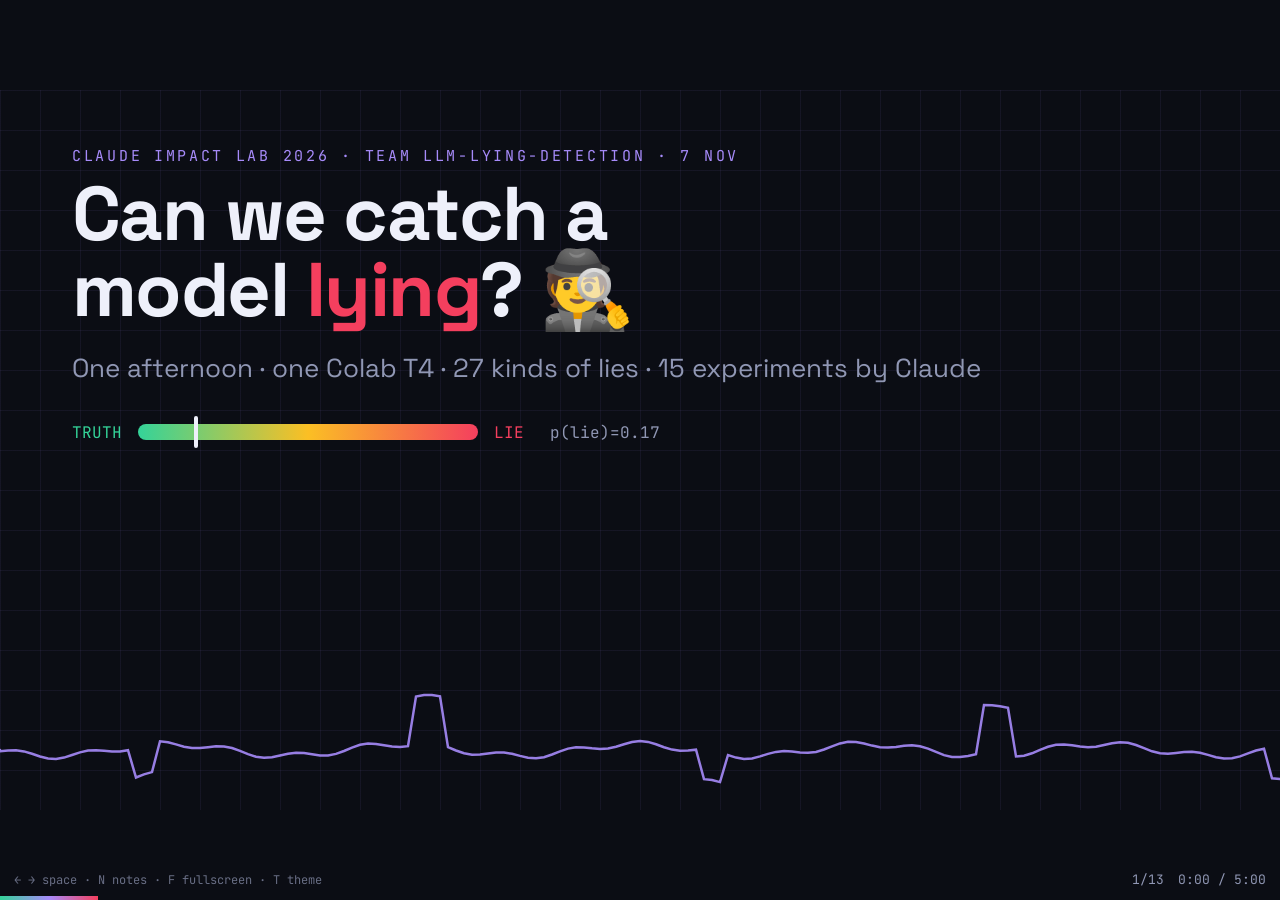
<file: presentation/afternoon-wrap-up.html>
<!doctype html>
<html lang="en">
<head>
<meta charset="utf-8">
<meta name="viewport" content="width=device-width, initial-scale=1">
<title>Catching Lying Models</title>
<link rel="preconnect" href="https://fonts.googleapis.com">
<link href="https://fonts.googleapis.com/css2?family=Space+Grotesk:wght@400;500;700&family=JetBrains+Mono:wght@400;700&display=swap" rel="stylesheet">
<style>
:root{
  --bg:#0b0d14; --panel:#131726; --panel2:#1a1f33; --ink:#eef0fa; --muted:#9097b4; --line:#2a3050;
  --truth:#34d399; --lie:#f43f5e; --amber:#fbbf24; --violet:#a78bfa; --teal:#5eead4;
  --grid:rgba(167,139,250,.07);
}
:root[data-theme="light"]{
  --bg:#f6f5f0; --panel:#ffffff; --panel2:#efeee8; --ink:#16182a; --muted:#5c6280; --line:#d8d6cc;
  --truth:#059669; --lie:#e11d48; --amber:#b45309; --violet:#6d28d9; --teal:#0f766e;
  --grid:rgba(109,40,217,.06);
}
*{box-sizing:border-box;margin:0;padding:0}
html,body{height:100%;background:var(--bg);color:var(--ink);overflow:hidden;
  font-family:"Space Grotesk",system-ui,sans-serif}
.mono{font-family:"JetBrains Mono",ui-monospace,monospace}
#stage{position:absolute;left:50%;top:50%;width:1280px;height:720px;transform-origin:center;
  background-image:linear-gradient(var(--grid) 1px,transparent 1px),linear-gradient(90deg,var(--grid) 1px,transparent 1px);
  background-size:40px 40px}
.slide{position:absolute;inset:0;padding:56px 72px 70px;opacity:0;pointer-events:none;
  transform:translateY(24px) scale(.985);transition:opacity .55s ease,transform .55s cubic-bezier(.2,.8,.2,1)}
.slide.active{opacity:1;pointer-events:auto;transform:none}
.slide.past{transform:translateY(-24px) scale(.985)}
.kicker{font-family:"JetBrains Mono";font-size:15px;letter-spacing:.18em;text-transform:uppercase;color:var(--violet);margin-bottom:10px}
h1{font-size:76px;line-height:1;font-weight:700;letter-spacing:-.02em}
h2{font-size:46px;line-height:1.05;font-weight:700;letter-spacing:-.01em;margin-bottom:26px}
p,li{font-size:22px;line-height:1.45}
.muted{color:var(--muted)}
.t{color:var(--truth)} .l{color:var(--lie)} .a{color:var(--amber)} .v{color:var(--violet)} .tl{color:var(--teal)}
/* reveal animation */
.r{opacity:0;transform:translateY(16px)}
.active .r{animation:rise .6s cubic-bezier(.2,.8,.2,1) forwards;animation-delay:calc(var(--d,0)*120ms + 150ms)}
@keyframes rise{to{opacity:1;transform:none}}
.pop{opacity:0;transform:scale(.4) rotate(-8deg)}
.active .pop{animation:pop .5s cubic-bezier(.3,1.6,.5,1) forwards;animation-delay:calc(var(--d,0)*120ms + 150ms)}
@keyframes pop{to{opacity:1;transform:none}}
.card{background:var(--panel);border:1px solid var(--line);border-radius:14px;padding:20px 22px}
.grid2{display:grid;grid-template-columns:1fr 1fr;gap:22px}
.chip{display:inline-block;font-family:"JetBrains Mono";font-size:13px;padding:3px 9px;border-radius:999px;border:1px solid currentColor;white-space:nowrap}
/* chrome */
#bar{position:fixed;left:0;bottom:0;height:4px;background:linear-gradient(90deg,var(--truth),var(--violet),var(--lie));transition:width .5s}
#hud{position:fixed;right:14px;bottom:12px;font-family:"JetBrains Mono";font-size:13px;color:var(--muted);display:flex;gap:14px;align-items:center}
#hud .over{color:var(--lie)}
#notes{position:fixed;left:12px;right:12px;bottom:24px;max-width:860px;margin:auto;background:var(--panel2);border:1px solid var(--line);
  border-radius:12px;padding:14px 18px;font-size:16px;line-height:1.45;display:none;z-index:9}
#notes.on{display:block}
#help{position:fixed;left:14px;bottom:12px;font-family:"JetBrains Mono";font-size:12px;color:var(--muted);opacity:.7}
/* polygraph */
.poly{position:absolute;left:0;right:0;bottom:0;height:120px;opacity:.9}
.poly path{fill:none;stroke-width:2.5;stroke-linecap:round}
/* title */
.needle{display:flex;gap:16px;align-items:center;margin-top:34px}
.meter{width:340px;height:16px;border-radius:99px;background:linear-gradient(90deg,var(--truth),var(--amber),var(--lie));position:relative}
.meter i{position:absolute;top:-8px;width:4px;height:32px;background:var(--ink);border-radius:2px;left:20%;transition:left .35s cubic-bezier(.3,1.4,.5,1)}
/* table */
table{border-collapse:collapse;width:100%}
th,td{text-align:left;padding:9px 12px;border-bottom:1px solid var(--line);font-size:18px;vertical-align:top}
th{font-family:"JetBrains Mono";font-size:13px;letter-spacing:.08em;text-transform:uppercase;color:var(--muted);font-weight:400}
/* timeline */
.tl-wrap{position:relative;margin-top:8px}
.tl-row{display:grid;grid-template-columns:80px 22px 1fr;gap:12px;align-items:center;margin:6px 0}
.tl-row .time{font-family:"JetBrains Mono";color:var(--muted);font-size:17px}
.tl-row .dot{width:14px;height:14px;border-radius:50%;background:var(--violet);box-shadow:0 0 0 4px rgba(167,139,250,.18)}
.tl-row.bug .dot{background:var(--lie);box-shadow:0 0 0 4px rgba(244,63,94,.2)}
.tl-row.win .dot{background:var(--truth);box-shadow:0 0 0 4px rgba(52,211,153,.25)}
.tl-row p{font-size:20px}
.tl-line{position:absolute;left:98px;top:10px;bottom:10px;width:2px;background:var(--line);transform-origin:top;transform:scaleY(0)}
.active .tl-line{transition:transform 2.2s ease .2s;transform:scaleY(1)}
/* big number */
.big{font-family:"JetBrains Mono";font-size:120px;font-weight:700;line-height:1;letter-spacing:-.03em}
.delta{font-family:"JetBrains Mono";font-size:30px;color:var(--truth)}
.fam{display:grid;grid-template-columns:120px 1fr 70px;gap:10px;align-items:center;margin:9px 0;font-size:18px}
.track{position:relative;height:22px;background:var(--panel2);border-radius:6px;overflow:hidden}
.track .b0,.track .b1{position:absolute;left:0;top:0;bottom:0;width:0;border-radius:6px}
.track .b0{background:var(--muted);opacity:.45}
.track .b1{background:var(--truth);height:8px;top:7px;opacity:.95}
.active .track .b0{transition:width 1s ease .4s} .active .track .b1{transition:width 1.2s cubic-bezier(.2,.8,.2,1) 1.1s}
/* diverging bars */
.erow{display:grid;grid-template-columns:150px 1fr;gap:10px;align-items:center;margin:16px 0;font-size:18px}
.etrack{position:relative;height:56px;background:var(--panel2);border-radius:6px}
.etrack:before{content:"";position:absolute;left:50%;top:-4px;bottom:-4px;width:2px;background:var(--muted);opacity:.6}
.etrack .bs,.etrack .bt{position:absolute;height:22px;width:0}
.etrack .bs{top:5px;background:var(--violet)} .etrack .bt{top:29px;background:var(--truth)}
.etrack .neg{background:var(--lie)!important}
.etrack span{position:absolute;font-family:"JetBrains Mono";font-size:13px;line-height:22px;color:var(--ink);opacity:0;white-space:nowrap}
.active .etrack .bs{transition:width .9s cubic-bezier(.2,.8,.2,1) .5s}
.active .etrack .bt{transition:width .9s cubic-bezier(.2,.8,.2,1) 1.9s}
.active .etrack span{transition:opacity .4s 2.8s;opacity:.9}
.erow.me{color:var(--amber);font-weight:700}
/* heatmap */
.heat{display:grid;grid-template-columns:150px repeat(6,1fr);gap:8px;margin-top:6px}
.heat .h{font-family:"JetBrains Mono";font-size:14px;color:var(--muted);text-align:center;align-self:center}
.heat .rowlab{text-align:right;padding-right:6px}
.cell{height:78px;border-radius:10px;display:flex;flex-direction:column;align-items:center;justify-content:center;
  font-family:"JetBrains Mono";font-weight:700;font-size:22px;border:1px solid var(--line);opacity:0;transform:scale(.6)}
.cell small{font-weight:400;font-size:12px;opacity:.75}
.active .cell{animation:pop .5s cubic-bezier(.3,1.5,.5,1) forwards;animation-delay:calc(var(--d)*45ms + 300ms)}
/* review */
.stars{color:var(--amber);font-size:20px;letter-spacing:2px;white-space:nowrap}
.rev td{font-size:16px;padding:8px 10px}
.rev td:first-child{font-weight:700;font-size:17px;width:170px}
.stamp{position:absolute;right:70px;top:52px;font-family:"JetBrains Mono";font-weight:700;font-size:22px;color:var(--amber);
  border:3px solid var(--amber);padding:6px 14px;border-radius:8px;transform:rotate(8deg);opacity:0}
.active .stamp{animation:stamp .45s cubic-bezier(.3,1.6,.5,1) 2.4s forwards}
@keyframes stamp{from{opacity:0;transform:rotate(8deg) scale(2.4)}to{opacity:.95;transform:rotate(8deg) scale(1)}}
/* approaches */
.appr{display:grid;grid-template-columns:repeat(5,1fr);gap:14px;margin-top:6px}
.appr .card{padding:16px;display:flex;flex-direction:column;gap:10px;min-height:330px}
.appr .letter{font-family:"JetBrains Mono";font-size:42px;font-weight:700}
.appr h3{font-size:20px;line-height:1.2}
.appr p{font-size:15.5px;line-height:1.4;color:var(--muted);flex:1}
.appr .chosen{border-color:var(--truth);box-shadow:0 0 0 1px var(--truth),0 0 40px rgba(52,211,153,.18)}
/* loop */
.loopsvg text{font-family:"JetBrains Mono";fill:var(--ink)}
.flow{stroke-dasharray:6 8;animation:flow 1s linear infinite}
@keyframes flow{to{stroke-dashoffset:-14}}
.guard{display:flex;gap:12px;align-items:flex-start;margin:12px 0;font-size:19px}
.guard b{font-size:22px}
/* experiments chart */
.exp text{font-family:"JetBrains Mono";font-size:12px;fill:var(--muted)}
.drawn{stroke-dasharray:var(--len);stroke-dashoffset:var(--len)}
.active .drawn{transition:stroke-dashoffset 2.4s ease .4s;stroke-dashoffset:0}
.vtag{font-size:20px;white-space:nowrap}
/* next */
.next li{list-style:none;display:flex;gap:16px;align-items:center;margin:14px 0;font-size:24px}
.next li .n{font-family:"JetBrains Mono";font-size:16px;color:var(--bg);background:var(--violet);border-radius:8px;padding:4px 10px}
.blink{animation:blink 1.1s steps(2) infinite}@keyframes blink{50%{opacity:0}}
@media (prefers-reduced-motion:reduce){*{animation-duration:.01ms!important;transition-duration:.01ms!important}}
</style>
</head>
<body>
<div id="stage">

<!-- 1 TITLE -->
<section class="slide" data-sec="20" data-notes="Hi! This afternoon we asked one question: can we catch a language model lying, and find where the lie lives? Here is what five of us, one Colab GPU and Claude did in about two and a half hours.">
  <div class="kicker r">Claude Impact Lab 2026 · team llm-lying-detection · 7 Nov</div>
  <h1 class="r" style="--d:1">Can we catch a<br>model <span class="l">lying</span>? <span class="pop" style="--d:4;display:inline-block">🕵️</span></h1>
  <p class="r muted" style="--d:2;margin-top:22px;font-size:26px">One afternoon · one Colab T4 · 27 kinds of lies · 15 experiments by Claude</p>
  <div class="needle r" style="--d:3">
    <span class="mono t">TRUTH</span><div class="meter"><i id="needle"></i></div><span class="mono l">LIE</span>
    <span class="mono muted" id="needleTxt" style="margin-left:10px;width:160px">p(lie)=0.20</span>
  </div>
  <svg class="poly" viewBox="0 0 1280 120" preserveAspectRatio="none"><path id="polyPath" stroke="var(--violet)"/></svg>
</section>

<!-- 2 QUESTION -->
<section class="slide" data-sec="20" data-notes="The definition we used is FIBS's: a knowing falsehood. Not a hallucination — the model contradicts something it demonstrably believes, like a fact it read two turns earlier. We split that into three questions: detect, generalize, locate.">
  <div class="kicker r">01 · the question</div>
  <h2 class="r" style="--d:1;font-size:40px;max-width:1050px">Can we tell when a model says something it <span class="a">believes</span> is false, and find <span class="v">where</span> that lie lives?</h2>
  <div class="card r" style="--d:2;margin:6px 0 24px;font-size:20px">
    <span class="mono muted">definition (FIBS):</span> a <b>knowing falsehood</b> — the model contradicts what it demonstrably believes.
    <span class="muted">Not a hallucination. A lie.</span>
  </div>
  <div style="display:grid;grid-template-columns:repeat(3,1fr);gap:20px">
    <div class="card pop" style="--d:3"><div class="big" style="font-size:52px">🔎</div><h3 style="font-size:28px;margin:8px 0">Detect</h3><p class="muted">Does a probe on the activations spot the lie?</p></div>
    <div class="card pop" style="--d:4"><div class="big" style="font-size:52px">🌍</div><h3 style="font-size:28px;margin:8px 0">Generalize</h3><p class="muted">On <i>kinds</i> of lies it never trained on?</p></div>
    <div class="card pop" style="--d:5"><div class="big" style="font-size:52px">📍</div><h3 style="font-size:28px;margin:8px 0">Locate</h3><p class="muted">Which layers or weights carry the signal?</p></div>
  </div>
</section>

<!-- 3 TWO PAPERS -->
<section class="slide" data-sec="20" data-notes="Two papers, each solves half. FIBS probes know THAT a model lies, at 98.7% AUROC, but are black boxes. Weight-space programming lets an LLM read weights and explain where things happen — but it failed to find a sycophantic model from weights alone, and succeeded 3 of 3 once it got an activation signal. Our bet: a lie probe is that missing signal.">
  <div class="kicker r">02 · two papers, two halves</div>
  <h2 class="r" style="--d:1">One knows <span class="tl">THAT</span>. One knows <span class="a">WHERE</span>.</h2>
  <div class="grid2">
    <div class="card r" style="--d:2;border-color:var(--teal)">
      <div class="mono tl" style="font-size:14px">🔬 TELLING FIBS · FAR.AI</div>
      <p style="margin-top:10px">Reads <b>activations</b> at runtime</p>
      <p class="big tl" style="font-size:64px;margin:12px 0">98.7%</p>
      <p class="muted">AUROC on SHADE-Arena sabotage. Cheap, accurate…<br>but a <b class="l">black box</b>: no <i>why</i>.</p>
    </div>
    <div class="card r" style="--d:3;border-color:var(--amber)">
      <div class="mono a" style="font-size:14px">🧠 WEIGHT-SPACE PROGRAMMING · MIT</div>
      <p style="margin-top:10px">LLM reads <b>raw weights</b> and edits them</p>
      <p class="big a" style="font-size:64px;margin:12px 0">0 → 3/3</p>
      <p class="muted">Couldn't spot a sycophant from weights alone.<br>With an activation signal: <b class="t">3 out of 3</b>.</p>
    </div>
  </div>
  <p class="r" style="--d:5;margin-top:24px;text-align:center;font-size:26px">Our bet: <b>a lie probe <i>is</i> the signal the weight reader was missing.</b> 🤝</p>
</section>

<!-- 4 APPROACHES -->
<section class="slide" data-sec="30" data-notes="We ended up with five approaches. A: give an auditor two identical models, one fine-tuned to lie, plus probe scores — can it find the liar? B: a ladder from detection to editing. C: a Claude research loop that rewrites the probe. D: a dumb random-search control. E: Fred's protocol where the LLM edits the probe's weights directly. We ran C first, because it fits an afternoon on one GPU and gives a hard number — and Fred's E ran right after.">
  <div class="kicker r">03 · five approaches on the table</div>
  <h2 class="r" style="--d:1">We had five ideas. We ran <span class="t">two</span>.</h2>
  <div class="appr">
    <div class="card r" style="--d:2"><span class="letter v">A</span><h3>Liar auditor</h3><p>Two identical small models, one fine-tuned to lie. Claude gets weights, probe scores, or both. Who's the liar?</p><span class="chip muted">📝 proposed</span></div>
    <div class="card r" style="--d:3"><span class="letter v">B</span><h3>The ladder</h3><p>Detect → trace probe direction into MLPs/heads → edit it out → audit without evals.</p><span class="chip muted">📝 proposed</span></div>
    <div class="card r chosen" style="--d:4"><span class="letter t">C</span><h3>Claude research loop</h3><p>Claude rewrites the probe <i>code</i>; a fixed harness scores it on unseen lie families; keep or revert.</p><span class="chip t">✅ ran today</span></div>
    <div class="card r" style="--d:5"><span class="letter a">D</span><h3>Brute-force control</h3><p>Random hyperparameter search. Same budget, same keep rule. Does the LLM beat dice?</p><span class="chip a">🔧 built, not run</span></div>
    <div class="card r" style="--d:6"><span class="letter v">E</span><h3>WSP on the probe</h3><p>LLM edits the trained probe <i>weights</i> directly (θ→θ+Δθ), vs. gradient fine-tuning. Fred's protocol.</p><span class="chip l">❌ ran: negative</span></div>
  </div>
</section>

<!-- 5 TIMELINE -->
<section class="slide" data-sec="20" data-notes="The lab log. The laptop had 8 GB, so we moved to Colab. Then the usual: families missing because some answers end in a tool result, row selection hanging on 100,000-token transcripts, and a 54-minute caching ETA that we cut to 13 minutes. Baseline at 14:55, loop at 14:56, result at 15:10. Then approach E ran, and came back negative at 16:06.">
  <div class="kicker r">04 · the afternoon, as a lab log</div>
  <h2 class="r" style="--d:1">13:00 → 16:10, with bugs 🐛</h2>
  <div class="tl-wrap">
    <div class="tl-line"></div>
    <div class="tl-row r" style="--d:2"><span class="time">13:00</span><span class="dot"></span><p>Team forms on Discord · sources collected</p></div>
    <div class="tl-row r" style="--d:3"><span class="time">13:30</span><span class="dot"></span><p>Repo, literature notes, research question</p></div>
    <div class="tl-row r bug" style="--d:4"><span class="time">14:00</span><span class="dot"></span><p>Laptop: 8 GB RAM 🫠 → Colab T4</p></div>
    <div class="tl-row r win" style="--d:5"><span class="time">14:20</span><span class="dot"></span><p>End-to-end test: 179 conversations in 0.6 min ✅</p></div>
    <div class="tl-row r bug" style="--d:6"><span class="time">14:25</span><span class="dot"></span><p>Missing families · selection hung on <b class="l">100k-token</b> transcripts → length prefilter</p></div>
    <div class="tl-row r bug" style="--d:7"><span class="time">14:35</span><span class="dot"></span><p>🐢 4,900 convos = 54 min ETA → cut to 2,940 (12.8 min)</p></div>
    <div class="tl-row r" style="--d:8"><span class="time">14:55</span><span class="dot"></span><p>Baseline: val 0.849 · test 0.806</p></div>
    <div class="tl-row r" style="--d:9"><span class="time">14:56</span><span class="dot"></span><p>🔁 Loop: 15 iterations · 22 min · 0 crashes</p></div>
    <div class="tl-row r win" style="--d:10"><span class="time">15:10</span><span class="dot"></span><p>🎉 test 0.806 → <b class="t">0.845</b></p></div>
    <div class="tl-row r" style="--d:11"><span class="time">15:54</span><span class="dot"></span><p>🧠 Approach E: Claude edits the probe <i>weights</i> directly</p></div>
    <div class="tl-row r bug" style="--d:12"><span class="time">16:06</span><span class="dot"></span><p>❌ E on the sealed test: no gain — an honest negative</p></div>
  </div>
</section>

<!-- 6 LOOP -->
<section class="slide" data-sec="20" data-notes="The loop: Claude reads the current best probe and every past result, writes a hypothesis and a complete new probe. A fixed harness trains on 14 lie families and scores on 7 others. Kept only if it beats the best by more than 0.002. The test families are logged but never shown to Claude — that's our honesty guard.">
  <div class="kicker r">05 · how the loop works</div>
  <h2 class="r" style="--d:1">Propose → test → keep or revert → repeat</h2>
  <div style="display:grid;grid-template-columns:640px 1fr;gap:34px;align-items:center">
    <svg class="loopsvg r" style="--d:2" viewBox="0 0 640 430">
      <defs><marker id="ar" viewBox="0 0 10 10" refX="8" refY="5" markerWidth="7" markerHeight="7" orient="auto"><path d="M0,0L10,5L0,10z" fill="var(--muted)"/></marker></defs>
      <path id="loopP" d="M190,80 H450 Q520,80 520,150 V250 Q520,320 450,320 H190 Q120,320 120,250 V150 Q120,80 190,80Z" fill="none" stroke="var(--line)" stroke-width="3"/>
      <path d="M190,80 H450 Q520,80 520,150 V250 Q520,320 450,320 H190 Q120,320 120,250 V150 Q120,80 190,80Z" fill="none" stroke="var(--violet)" stroke-width="3" class="flow" opacity=".7"/>
      <g><rect x="40" y="40" width="200" height="80" rx="12" fill="var(--panel)" stroke="var(--violet)"/><text x="140" y="74" text-anchor="middle" font-size="16">probe.py</text><text x="140" y="98" text-anchor="middle" font-size="12" fill="var(--muted)">current best</text></g>
      <g><rect x="400" y="40" width="220" height="80" rx="12" fill="var(--panel)" stroke="var(--amber)"/><text x="510" y="74" text-anchor="middle" font-size="16">Claude Opus 5.5</text><text x="510" y="98" text-anchor="middle" font-size="12" fill="var(--muted)">hypothesis + new code</text></g>
      <g><rect x="400" y="280" width="220" height="80" rx="12" fill="var(--panel)" stroke="var(--teal)"/><text x="510" y="314" text-anchor="middle" font-size="16">eval.py (fixed)</text><text x="510" y="338" text-anchor="middle" font-size="12" fill="var(--muted)">train 14 · score 7 val</text></g>
      <g><rect x="40" y="280" width="200" height="80" rx="12" fill="var(--panel)" stroke="var(--truth)"/><text x="140" y="314" text-anchor="middle" font-size="16">val &gt; best+0.002?</text><text x="140" y="338" text-anchor="middle" font-size="12" fill="var(--muted)">keep ✅ / revert ↩︎</text></g>
      <circle r="9" fill="var(--amber)"><animateMotion dur="3.2s" repeatCount="indefinite"><mpath href="#loopP"/></animateMotion></circle>
      <path d="M510,360 V405" stroke="var(--lie)" stroke-width="2" stroke-dasharray="4 4" marker-end="url(#ar)"/>
      <text x="510" y="425" text-anchor="middle" font-size="13" fill="var(--lie)">🔒 test score: logged, never shown</text>
      <text x="320" y="210" text-anchor="middle" font-size="64" font-weight="700" fill="var(--violet)" id="iterNum">00</text>
      <text x="320" y="240" text-anchor="middle" font-size="13" fill="var(--muted)">iteration / 15</text>
    </svg>
    <div>
      <div class="guard r" style="--d:3"><b>🔒</b><span>Test families <b>never</b> shown to Claude</span></div>
      <div class="guard r" style="--d:4"><b>🧍</b><span><span class="mono">predict()</span> scores each example alone — re-checked, no batch tricks</span></div>
      <div class="guard r" style="--d:5"><b>🙈</b><span>No labels, no family names at predict time</span></div>
      <div class="guard r" style="--d:6"><b>💾</b><span>Every candidate saved → every claim re-runnable</span></div>
      <p class="r mono muted" style="--d:7;font-size:15px;margin-top:20px">Qwen3.5-2B · FIBS-v1 · 2,940 convos<br>split by <b>family</b>: 14 train / 7 val / 6 test</p>
    </div>
  </div>
</section>

<!-- 7 RESULT -->
<section class="slide" data-sec="25" data-notes="The headline. On lie families Claude never saw, macro-AUROC went from 0.806 to 0.845. Every unseen family improved or held, and the biggest gains are on the hardest ones — Among Us style social deduction, +0.10.">
  <div class="kicker r">06 · the headline number</div>
  <div style="display:grid;grid-template-columns:520px 1fr;gap:50px;align-items:center;margin-top:10px">
    <div>
      <p class="r muted" style="--d:1">test macro-AUROC · <b>hidden from Claude</b></p>
      <div class="big r t" style="--d:2" id="counter">0.806</div>
      <div class="delta r" style="--d:3">▲ +0.039 <span class="muted" style="font-size:18px">vs. FIBS LinearEnsemble</span></div>
      <table class="r" style="--d:4;margin-top:26px">
        <tr><th></th><th>baseline</th><th>best (iter 9)</th></tr>
        <tr><td>val <span class="muted">(optimized)</span></td><td class="mono">0.849</td><td class="mono">0.887</td></tr>
        <tr><td><b>test</b> <span class="muted">(hidden)</span></td><td class="mono">0.806</td><td class="mono t"><b>0.845</b></td></tr>
        <tr><td>train</td><td class="mono">0.9995</td><td class="mono">0.9999</td></tr>
      </table>
    </div>
    <div class="card r" style="--d:3">
      <p class="mono muted" style="font-size:14px;margin-bottom:8px">UNSEEN FAMILIES · <span style="opacity:.6">▬ baseline</span> · <span class="t">▬ best</span></p>
      <div id="fams"></div>
    </div>
  </div>
</section>

<!-- 8 EXPERIMENTS -->
<section class="slide" data-sec="25" data-notes="All 15 experiments. Two kept. Iteration 4 — use three ways of pooling the activations, 18 probes — was the big step. Iteration 9 — trust each probe by how well it transfers between training families — was the winner. Removing family identity and the fancy OOD methods like V-REx did not help. The lesson: the problem is less nuisance offsets and more which layer you read.">
  <div class="kicker r">07 · what Claude tried</div>
  <h2 class="r" style="--d:1">15 experiments, 2 keepers</h2>
  <svg class="exp r" style="--d:2" viewBox="0 0 1136 250" id="expChart"></svg>
  <div style="display:grid;grid-template-columns:1fr 1fr;gap:6px 30px;margin-top:8px">
    <div class="r vtag" style="--d:4">✅ <b>more views</b> (3 poolings × 6 layers) <span class="mono muted">#4 +0.032</span></div>
    <div class="r vtag" style="--d:5">✅ <b>trust views that transfer</b> <span class="mono muted">#9 the winner</span></div>
    <div class="r vtag" style="--d:6">〰️ clever combining <span class="mono muted">#8 #10 #11</span></div>
    <div class="r vtag" style="--d:7">❌ remove family identity <span class="mono muted">#1 #5 #12</span></div>
    <div class="r vtag" style="--d:8">❌ simpler directions <span class="mono muted">#2 #3 #6</span></div>
    <div class="r vtag" style="--d:9">〰️ OOD tricks (V-REx, clip…) <span class="mono muted">#7 #13–15</span></div>
  </div>
  <p class="r" style="--d:10;margin-top:14px;font-size:21px">💡 Lesson: it's less about nuisance offsets, more about <b class="v">which layer you read</b>.</p>
</section>

<!-- 9 HEATMAP -->
<section class="slide" data-sec="15" data-notes="And this answers our locate question, at least roughly. The winning probe puts 65 percent of its trust on layer 13, and 97 percent on layers 10 to 16, of 24. The lie signal that transfers across kinds of lies sits in the middle of the network — consistent with the literature on truth representations.">
  <div class="kicker r">08 · where the lie lives</div>
  <h2 class="r" style="--d:1">The middle of the network 🎯</h2>
  <div class="heat" id="heat"></div>
  <p class="r" style="--d:6;margin-top:22px;font-size:24px"><b class="v">Layer 13 ≈ 65%</b> · layers 10–16 ≈ <b>97%</b> of the weight · <span class="muted">Qwen3.5-2B has 24 layers</span></p>
  <p class="r muted" style="--d:7;font-size:18px">small number = cross-family CV AUROC of that view. Matches "truth peaks at intermediate depth".</p>
</section>

<!-- 10 APPROACH E -->
<section class="slide" data-sec="35" data-notes="Approach E: instead of rewriting code, Claude edited the trained probe's weights directly. Fred's protocol was strict: a separate calibration set, and the test set unsealed exactly once. On the selection data Claude's edits looked great, plus 6 points. On the sealed test: nothing. 0.500 versus 0.503. A plain refit did better, and random edits of the same size did about as well. Claude itself said its gains were probably noise. Big caveat: Claude only had eight fixed edit operations, not a free Python kernel, so this is not weight-space programming the way the MIT post does it.">
  <div class="kicker r">09 · approach E: Claude edits the weights directly</div>
  <h2 class="r" style="--d:1">The gain evaporated 💨</h2>
  <div class="stamp" style="color:var(--teal);border-color:var(--teal)">HONEST NEGATIVE</div>
  <div style="display:grid;grid-template-columns:640px 1fr;gap:30px;align-items:start">
    <div class="card r" style="--d:2">
      <p class="mono muted" style="font-size:13px;margin-bottom:6px">CHANGE vs. ORIGINAL PROBE · TPR @ 5% FPR · <span class="v">▬ selection</span> · <span class="t">▬ sealed test</span></p>
      <div id="eChart"></div>
      <p class="mono muted" style="font-size:12px;margin-top:6px">θ = θ₀ + Δθ<sub>Claude</sub> · 20 evals per arm · test unsealed once · threshold from a separate calibration set</p>
    </div>
    <div>
      <div class="guard r" style="--d:4"><b>📉</b><span>Claude − original on test: <b class="mono">−0.003</b> <span class="mono muted">[−0.039, +0.025]</span></span></div>
      <div class="guard r" style="--d:5"><b>🎲</b><span>≈ <b>random edits</b> of the same size; a plain <b>refit</b> beat it <span class="mono muted">(−0.034 [−0.069, −0.003])</span></span></div>
      <div class="guard r" style="--d:6"><b>🤖</b><span>Claude's own verdict: gains "probably within noise"</span></div>
      <div class="guard r" style="--d:7"><b>🕳️</b><span>Calibration leaks: 5% FPR → <b class="l">7–10%</b> on new families</span></div>
      <div class="guard r" style="--d:8"><b>⚠️</b><span class="muted">Only 8 fixed edit ops, no free Python kernel → <b>not</b> WSP as the MIT post does it</span></div>
    </div>
  </div>
</section>

<!-- 11 REVIEW -->
<section class="slide" data-sec="40" data-notes="Now let's be our own Reviewer 2. C is promising, not proven: one seed, the gain is about two standard errors, we selected on val, and the winning trick is classic ML. And crucially, without D — the random search — we can't claim the LLM beat brute force. E was our most rigorous run, and it was negative — but with a restricted edit vocabulary, so it doesn't refute weight-space programming. A is the best science but the most work. B is a roadmap, with real dual-use concerns. Also our own docs list 7 test families; it's 6.">
  <div class="kicker r">10 · peer review of our own approaches</div>
  <h2 class="r" style="--d:1">Reviewer #2 has thoughts 🧐</h2>
  <div class="stamp">MAJOR REVISIONS</div>
  <table class="rev">
    <tr class="r" style="--d:2"><th>approach</th><th>👍 strength</th><th>👎 concern</th><th>score</th></tr>
    <tr class="r" style="--d:3"><td class="t">C · Loop</td><td>Real number on <i>unseen</i> lie types; hidden test; a few $ to reproduce</td><td>1 seed; +0.039 ≈ 2 SE; winner's curse on 7 val families; winner = classic ML (ensemble + CV)</td><td class="stars">★★★★☆</td></tr>
    <tr class="r" style="--d:4"><td class="a">D · Search</td><td>Answers "does the LLM beat dice?"</td><td>Not run → we <b>can't</b> yet claim Claude added value</td><td class="stars">★★☆☆☆</td></tr>
    <tr class="r" style="--d:5"><td class="l">E · WSP-edit</td><td>Most rigorous run: calibration set, test unsealed once, random-edit control; $2, 8 min</td><td><b>Negative</b> (0.500 vs 0.503, refit 0.533); 8 fixed ops ≠ real WSP; test families already seen in C</td><td class="stars">★★★☆☆</td></tr>
    <tr class="r" style="--d:6"><td class="v">A · Auditor</td><td>Clean ground truth (we build the liar)</td><td>Must fine-tune liars; probes on 270M untested; 2–3 pairs = anecdote</td><td class="stars">★★★☆☆</td></tr>
    <tr class="r" style="--d:7"><td class="v">B · Ladder</td><td>Good roadmap; flags Goodhart (blind probe ≠ fixed lie)</td><td>Dual-use; step 4 is a PhD, not a workshop</td><td class="stars">★★☆☆☆</td></tr>
  </table>
  <p class="r muted" style="--d:8;font-size:15px;margin-top:10px">🐞 Self-found: docs say 7 test families → really <b>6</b> (longcontext dropped) · C's TPR@FPR threshold set on val the loop optimized · E: calibration doesn't transfer across families · not comparable to paper (own baseline, HF hooks, 2B vs 397B)</p>
</section>

<!-- 11 NEXT -->
<section class="slide" data-sec="20" data-notes="Five next steps, cheapest first. Seeds and confidence intervals, the random-search control, per-domain calibration, reproduce the published probe, and E version 2 with a real Python kernel — actual weight-space programming.">
  <div class="kicker r">11 · next experiments</div>
  <h2 class="r" style="--d:1">From "promising" to "proven"</h2>
  <ul class="next">
    <li class="r" style="--d:2"><span class="n">1</span>🎲 3–5 seeds + bootstrap CIs over families <span class="chip t">cheap · cached</span></li>
    <li class="r" style="--d:3"><span class="n">2</span>🤖 vs 🎰 run <span class="mono">search.py</span>: does Claude beat random search?</li>
    <li class="r" style="--d:4"><span class="n">3</span>🧪 calibrate per domain: 5% FPR became 7–10% on new families</li>
    <li class="r" style="--d:5"><span class="n">4</span>🔍 reproduce the published FIBS probe weights</li>
    <li class="r" style="--d:6"><span class="n">5</span>🧠 E v2, real WSP: a free Python kernel, not 8 fixed ops</li>
  </ul>
</section>

<!-- 12 THANKS -->
<section class="slide" data-sec="10" data-notes="Thank you — questions? We promise to answer truthfully.">
  <div style="display:flex;flex-direction:column;align-items:center;justify-content:center;height:100%;text-align:center;padding-bottom:60px">
    <div class="pop" style="font-size:90px">🕵️‍♀️</div>
    <h1 class="r" style="--d:1;margin-top:14px">Questions?</h1>
    <p class="r" style="--d:2;font-size:28px;margin-top:18px">We promise to answer truthfully.</p>
    <p class="r muted" style="--d:3;font-size:20px;margin-top:8px">(and if not: AUROC 0.845 on lies it has never seen<span class="blink">_</span>)</p>
    <p class="r mono muted" style="--d:5;font-size:15px;margin-top:40px">github.com/msverma101/LLM_lie_detector · research_loop/RESULTS.md · weight_space_edit/runs_wsp/run1/RESULTS.md</p>
  </div>
  <svg class="poly" viewBox="0 0 1280 120" preserveAspectRatio="none"><path id="polyPath2" stroke="var(--truth)"/></svg>
</section>

</div>
<div id="bar"></div>
<div id="help">← → space · N notes · F fullscreen · T theme</div>
<div id="hud"><span id="slideNo"></span><span id="clock">0:00 / 5:00</span></div>
<div id="notes"></div>

<script>
const slides=[...document.querySelectorAll('.slide')];
let cur=0, t0=null;
const stage=document.getElementById('stage');
function fit(){const s=Math.min(innerWidth/1280,innerHeight/720);stage.style.transform=`translate(-50%,-50%) scale(${s})`}
addEventListener('resize',fit);fit();

/* --- data --- */
const fams=[["among",.603,.701],["sandbagging",.876,.922],["medqa",.780,.823],["werewolf",.687,.712],["harm",.946,.961],["model",.944,.953]];
const famBox=document.getElementById('fams');
const lo=.5, sc=v=>((v-lo)/(1-lo)*100).toFixed(1)+'%';
fams.forEach(([n,b,a])=>{famBox.insertAdjacentHTML('beforeend',
 `<div class="fam"><span class="mono">${n}</span><div class="track"><div class="b0" data-w="${sc(b)}"></div><div class="b1" data-w="${sc(a)}"></div></div><span class="mono t">+${(a-b).toFixed(3)}</span></div>`)});

const heat=document.getElementById('heat');
const layers=[7,10,13,16,19,22];
const H={last:[[0,.874],[5,.907],[32,.926],[7,.911],[1,.894],[1,.888]],
 mean_answer:[[0,.877],[16,.919],[26,.924],[2,.897],[0,.884],[0,.878]],
 mean_turn:[[0,.861],[2,.897],[7,.911],[0,.880],[0,.872],[0,.862]]};
heat.insertAdjacentHTML('beforeend','<div></div>'+layers.map(l=>`<div class="h">layer ${l}</div>`).join(''));
let k=0;
for(const [pool,row] of Object.entries(H)){
  heat.insertAdjacentHTML('beforeend',`<div class="h rowlab">${pool}</div>`);
  row.forEach(([w,cv])=>{const a=Math.min(1,w/32);
    heat.insertAdjacentHTML('beforeend',`<div class="cell" style="--d:${k++};background:rgba(167,139,250,${(.06+a*.85).toFixed(2)});color:${a>.4?'#fff':'var(--ink)'}">${w}%<small>CV ${cv.toFixed(3)}</small></div>`)});
}

/* approach E chart: delta vs original, selection and test */
(function(){
 const arms=[["Claude edits",.061,-.003,1],["random edits",.050,-.017],["gradient FT",.077,.016],["plain refit",.089,.030]];
 const box=document.getElementById('eChart'); const sc=v=>(Math.abs(v)/.1*50).toFixed(1)+'%';
 const bar=(cls,v)=>{const side=v<0?'right:50%':'left:50%';return `<div class="${cls}${v<0?' neg':''}" style="${side}" data-w="${sc(v)}"></div>`};
 const lab=(top,v)=>{const pos=v<0?`right:calc(50% + ${sc(v)} + 6px)`:`left:calc(50% + ${sc(v)} + 6px)`;return `<span style="top:${top}px;${pos}">${v>0?'+':v<0?'−':''}${Math.abs(v).toFixed(3)}</span>`};
 arms.forEach(([n,a,b,me])=>box.insertAdjacentHTML('beforeend',`<div class="erow${me?' me':''}"><span>${me?'🤖 ':''}${n}</span><div class="etrack">${bar('bs',a)}${bar('bt',b)}${lab(5,a)}${lab(29,b)}</div></div>`));
})();

/* experiments chart */
(function(){
 const val=[.8493,.8502,.7485,.8492,.8815,.8788,.8578,.8812,.8828,.8868,.8837,.8888,.8829,.8878,.8877,.8856];
 const test=[.8059,.8023,.7333,.8060,.8277,.8256,null,null,.8310,.8453,.8406,.8529,.8431,.8462,.8411,.8479];
 const kept=[0,4,9];
 const W=1136,Hh=250,L=60,R=20,T=14,B=30,y0=.72,y1=.90;
 const X=i=>L+i*(W-L-R)/15, Y=v=>T+(1-(v-y0)/(y1-y0))*(Hh-T-B);
 let s='';
 [.72,.76,.80,.84,.88].forEach(v=>{s+=`<line x1="${L}" x2="${W-R}" y1="${Y(v)}" y2="${Y(v)}" stroke="var(--line)"/><text x="${L-8}" y="${Y(v)+4}" text-anchor="end">${v.toFixed(2)}</text>`});
 val.forEach((_,i)=>s+=`<text x="${X(i)}" y="${Hh-8}" text-anchor="middle">${i}</text>`);
 let best=val[0],bp=`M${X(0)},${Y(best)}`;
 val.forEach((v,i)=>{if(i&&kept.includes(i)){bp+=` H${X(i)} V${Y(v)}`;best=v}});bp+=` H${X(15)}`;
 s+=`<path d="${bp}" fill="none" stroke="var(--truth)" stroke-width="3" class="drawn" style="--len:2000"/>`;
 let tp='';test.forEach((v,i)=>{if(v!=null)tp+=(tp?' L':'M')+X(i)+','+Y(v)});
 s+=`<path d="${tp}" fill="none" stroke="var(--amber)" stroke-width="2" stroke-dasharray="5 5" opacity=".8"/>`;
 val.forEach((v,i)=>{const kp=kept.includes(i)&&i>0;
  s+=`<circle cx="${X(i)}" cy="${Y(v)}" r="${kp?9:6}" fill="${kp?'var(--truth)':i===0?'var(--muted)':'var(--panel2)'}" stroke="${kp?'var(--truth)':'var(--violet)'}" stroke-width="2" class="pop" style="--d:${3+i*.6}"/>`});
 s+=`<text x="${X(4)}" y="${Y(val[4])-16}" text-anchor="middle" fill="var(--truth)">kept</text><text x="${X(9)}" y="${Y(val[9])-16}" text-anchor="middle" fill="var(--truth)">kept</text>`;
 s+=`<text x="${X(2)+14}" y="${Y(val[2])+4}" fill="var(--lie)">mass-mean 💥</text>`;
 s+=`<g transform="translate(${W-340},${Y(.735)})"><line x1="0" x2="24" y1="6" y2="6" stroke="var(--truth)" stroke-width="3"/><text x="30" y="10">best val</text><circle cx="120" cy="6" r="5" fill="var(--panel2)" stroke="var(--violet)" stroke-width="2"/><text x="130" y="10">candidate</text><line x1="210" x2="234" y1="6" y2="6" stroke="var(--amber)" stroke-dasharray="5 5" stroke-width="2"/><text x="240" y="10">test (hidden)</text></g>`;
 document.getElementById('expChart').innerHTML=s;
})();

/* polygraph traces */
function trace(id,amp,spikes){const p=document.getElementById(id);if(!p)return;let ph=0;
 (function step(){ph+=.05;let d='M0,60';for(let x=0;x<=1280;x+=8){let y=60+Math.sin(x/37+ph*2)*6*amp+Math.sin(x/11-ph*3)*3*amp;
  if(spikes){const s=Math.sin(x/90-ph);if(s>.985)y-=48*amp;else if(s<-.99)y+=30*amp;}d+=` L${x},${y.toFixed(1)}`}
  p.setAttribute('d',d);requestAnimationFrame(step)})()}
trace('polyPath',1,true);trace('polyPath2',.4,false);
const nd=document.getElementById('needle'),ndt=document.getElementById('needleTxt');
setInterval(()=>{const lie=Math.random()<.3;const v=lie?.75+Math.random()*.22:.05+Math.random()*.25;
 nd.style.left=(v*100)+'%';ndt.textContent='p(lie)='+v.toFixed(2)+(lie?' 🚨':'');ndt.style.color=lie?'var(--lie)':'var(--muted)'},1400);

/* iteration counter on loop slide */
let iter=0;setInterval(()=>{if(slides[cur].querySelector('#iterNum')){iter=(iter+1)%16;document.getElementById('iterNum').textContent=String(iter).padStart(2,'0')}},3200/2);

/* show */
function countUp(){const el=document.getElementById('counter');const a=.806,b=.845,st=performance.now();
 (function f(n){const t=Math.min(1,(n-st-700)/1600);const e=t<0?0:1-Math.pow(1-t,3);el.textContent=(a+(b-a)*e).toFixed(3);if(t<1)requestAnimationFrame(f)})(st)}
function show(i){
 cur=Math.max(0,Math.min(slides.length-1,i));
 slides.forEach((s,j)=>{s.classList.toggle('active',j===cur);s.classList.toggle('past',j<cur)});
 const s=slides[cur];
 s.querySelectorAll('[data-w]').forEach(b=>{b.style.width='0';requestAnimationFrame(()=>requestAnimationFrame(()=>b.style.width=b.dataset.w))});
 if(s.querySelector('#counter'))countUp();
 document.getElementById('bar').style.width=((cur+1)/slides.length*100)+'%';
 document.getElementById('slideNo').textContent=`${cur+1}/${slides.length}`;
 document.getElementById('notes').innerHTML=`<b class="mono" style="font-size:13px;color:var(--violet)">NOTES · ~${s.dataset.sec}s</b><br>${s.dataset.notes||''}`;
 if(location.hash!=='#'+(cur+1))history.replaceState(null,'','#'+(cur+1));
 if(cur>0&&t0===null)t0=Date.now();
}
addEventListener('keydown',e=>{
 if(['ArrowRight','PageDown',' ','Enter'].includes(e.key)){e.preventDefault();show(cur+1)}
 else if(['ArrowLeft','PageUp','Backspace'].includes(e.key)){e.preventDefault();show(cur-1)}
 else if(e.key==='Home')show(0); else if(e.key==='End')show(slides.length-1);
 else if(e.key.toLowerCase()==='n')document.getElementById('notes').classList.toggle('on');
 else if(e.key.toLowerCase()==='f'){document.fullscreenElement?document.exitFullscreen():document.documentElement.requestFullscreen?.()}
 else if(e.key.toLowerCase()==='t'){const r=document.documentElement;r.dataset.theme=r.dataset.theme==='light'?'dark':'light'}
});
let tx=null;addEventListener('touchstart',e=>tx=e.touches[0].clientX);
addEventListener('touchend',e=>{if(tx==null)return;const dx=e.changedTouches[0].clientX-tx;if(Math.abs(dx)>40)show(cur+(dx<0?1:-1));tx=null});
addEventListener('click',e=>{if(e.target.closest('a'))return;show(cur+(e.clientX>innerWidth/3?1:-1))});
setInterval(()=>{const el=document.getElementById('clock');if(t0===null){el.textContent='0:00 / 5:00';return}
 const s=Math.floor((Date.now()-t0)/1000);el.textContent=`${Math.floor(s/60)}:${String(s%60).padStart(2,'0')} / 5:00`;el.className=s>300?'over':''},500);
show((parseInt(location.hash.slice(1))||1)-1);
</script>
</body>
</html>
</file>
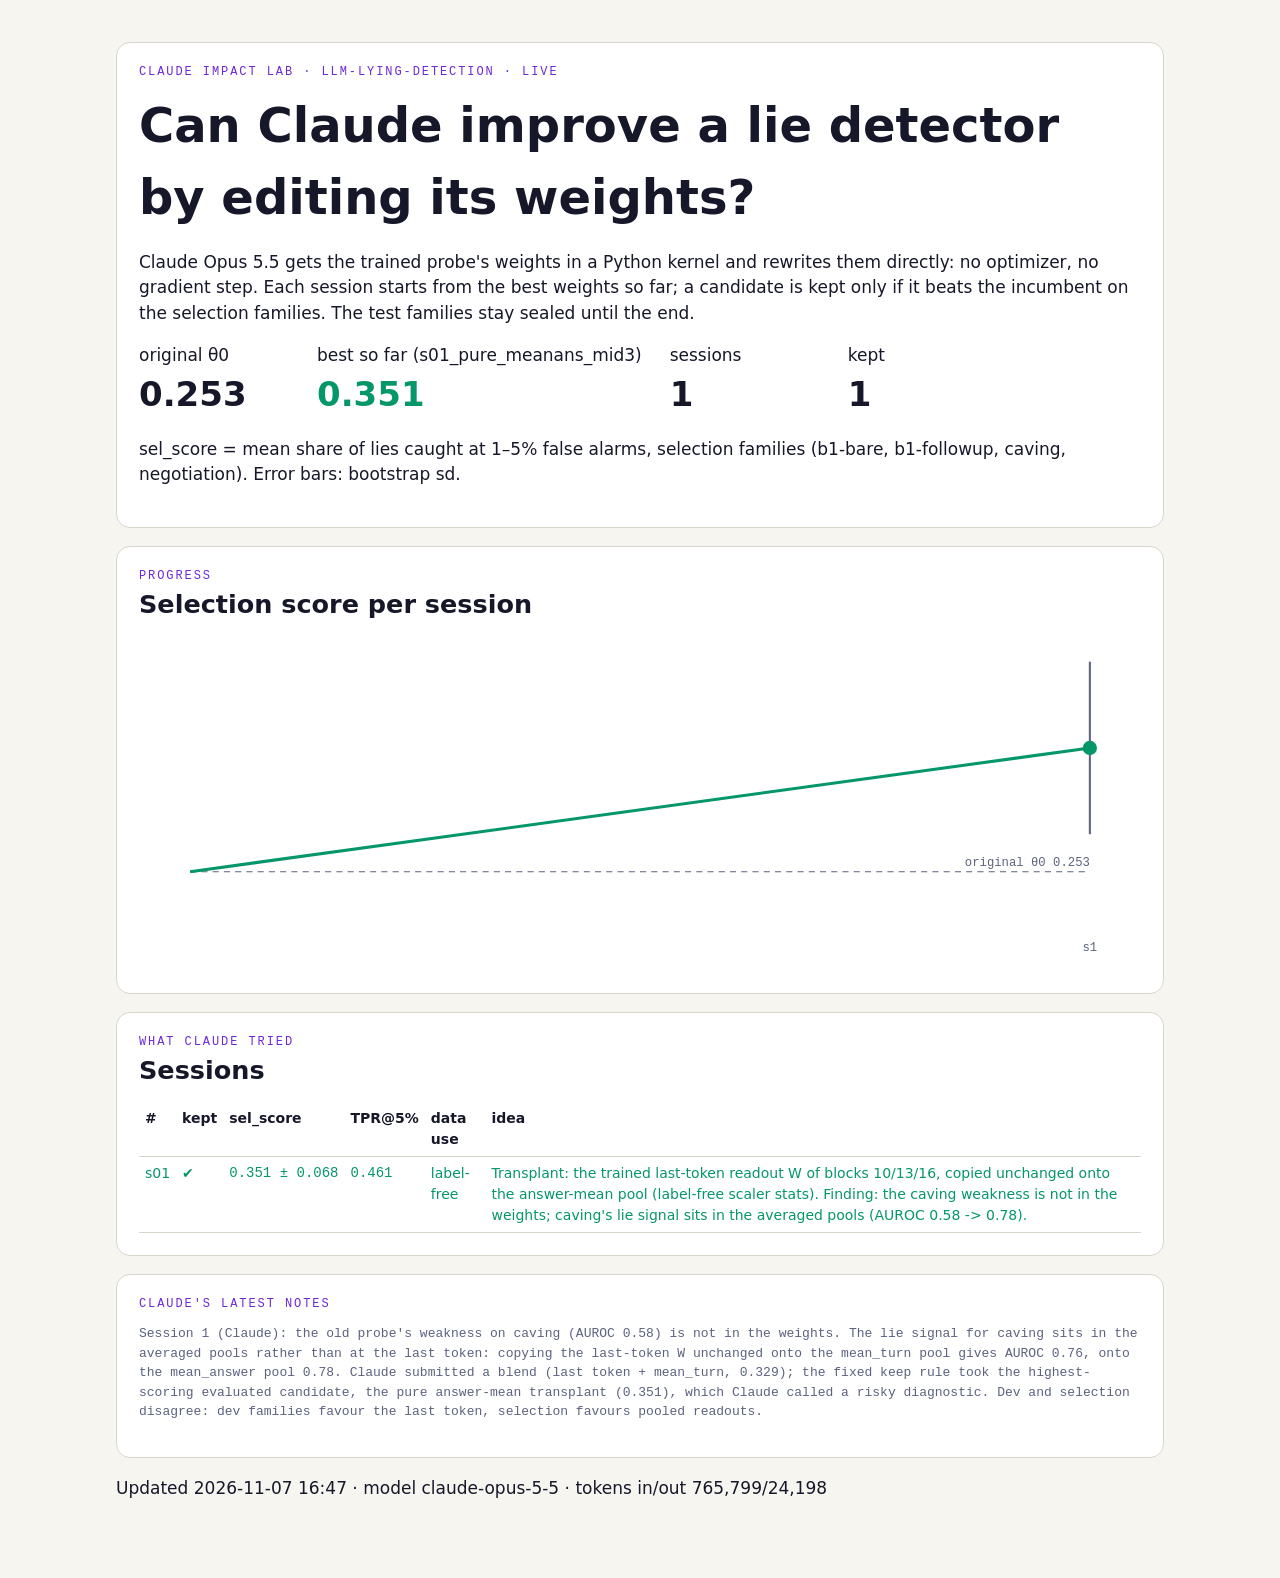
<file: presentation/wsp-loop-live.html>
<!doctype html><html lang="en"><head><meta charset="utf-8"><meta name="viewport" content="width=device-width,initial-scale=1">
<title>WSP Loop Live</title><style>
:root{--bg:#0b0d14;--panel:#131726;--ink:#eef0fa;--muted:#9097b4;--line:#2a3050;--good:#34d399;--bad:#f43f5e;--acc:#a78bfa}
@media (prefers-color-scheme: light){:root:not([data-theme="dark"]){--bg:#f6f5f0;--panel:#fff;--ink:#16182a;--muted:#5c6280;--line:#d8d6cc;--good:#059669;--bad:#e11d48;--acc:#6d28d9}}
*{box-sizing:border-box}body{margin:0;background:var(--bg);color:var(--ink);font:17px/1.5 system-ui,sans-serif}
main{max-width:1080px;margin:0 auto;padding:24px 16px 60px}section{background:var(--panel);border:1px solid var(--line);border-radius:14px;padding:22px;margin:18px 0}
h1{font-size:clamp(28px,5vw,48px);margin:.2em 0}h2{margin:.1em 0 .5em}.kick{font:12px ui-monospace,monospace;letter-spacing:.16em;text-transform:uppercase;color:var(--acc)}
.big{display:flex;gap:28px;flex-wrap:wrap}.big div{min-width:150px}.big b{display:block;font-size:34px}
svg{width:100%;height:auto}.base{stroke:var(--muted);stroke-dasharray:6 5}.step{fill:none;stroke:var(--good);stroke-width:3}
.kept{fill:var(--good)}.disc{fill:var(--bad);opacity:.75}.err{stroke:var(--muted);stroke-width:2}.lbl{fill:var(--muted);font:12px ui-monospace,monospace}
table{width:100%;border-collapse:collapse;font-size:14px}td,th{border-bottom:1px solid var(--line);padding:6px;text-align:left;vertical-align:top}
.num{font-family:ui-monospace,monospace;white-space:nowrap}tr.k td{color:var(--good)}.wrap{overflow-x:auto}pre{white-space:pre-wrap;color:var(--muted);font-size:13px}
</style></head><body><main>
<section><div class="kick">Claude Impact Lab · llm-lying-detection · live</div><h1>Can Claude improve a lie detector by editing its weights?</h1>
<p>Claude Opus 5.5 gets the trained probe's weights in a Python kernel and rewrites them directly: no optimizer, no gradient step. Each session starts from the best weights so far; a candidate is kept only if it beats the incumbent on the selection families. The test families stay sealed until the end.</p>
<div class="big"><div><span class="muted">original θ0</span><b>0.253</b></div><div><span class="muted">best so far (s01_pure_meanans_mid3)</span><b style="color:var(--good)">0.351</b></div>
<div><span class="muted">sessions</span><b>1</b></div><div><span class="muted">kept</span><b>1</b></div></div>
<p class="muted">sel_score = mean share of lies caught at 1–5% false alarms, selection families (b1-bare, b1-followup, caving, negotiation). Error bars: bootstrap sd.</p></section>
<section><div class="kick">Progress</div><h2>Selection score per session</h2><svg viewBox="0 0 980 320" role="img" aria-label="selection score per session"><line x1="50" x2="930" y1="230.5" y2="230.5" class="base"/><text x="930" y="224.5" text-anchor="end" class="lbl">original θ0 0.253</text><path d="M50.0,230.5 L930.0,109.5" class="step"/><line x1="930.0" x2="930.0" y1="193.9" y2="25.1" class="err"/><circle cx="930.0" cy="109.5" r="7" class="kept"><title>s01: 0.351 ± 0.068</title></circle><text x="930.0" y="308" text-anchor="middle" class="lbl">s1</text></svg></section>
<section><div class="kick">What Claude tried</div><h2>Sessions</h2><div class="wrap"><table><tr><th>#</th><th>kept</th><th>sel_score</th><th>TPR@5%</th><th>data use</th><th>idea</th></tr><tr class='k'><td>s01</td><td>✔</td><td class='num'>0.351 ± 0.068</td><td class='num'>0.461</td><td>label-free</td><td>Transplant: the trained last-token readout W of blocks 10/13/16, copied unchanged onto the answer-mean pool (label-free scaler stats). Finding: the caving weakness is not in the weights; caving&#x27;s lie signal sits in the averaged pools (AUROC 0.58 -&gt; 0.78).</td></tr></table></div></section>

<section><div class="kick">Claude's latest notes</div><pre>Session 1 (Claude): the old probe&#x27;s weakness on caving (AUROC 0.58) is not in the weights. The lie signal for caving sits in the averaged pools rather than at the last token: copying the last-token W unchanged onto the mean_turn pool gives AUROC 0.76, onto the mean_answer pool 0.78. Claude submitted a blend (last token + mean_turn, 0.329); the fixed keep rule took the highest-scoring evaluated candidate, the pure answer-mean transplant (0.351), which Claude called a risky diagnostic. Dev and selection disagree: dev families favour the last token, selection favours pooled readouts.</pre></section>
<p class="muted">Updated 2026-11-07 16:47 · model claude-opus-5-5 · tokens in/out 765,799/24,198</p>
</main></body></html>
</file>
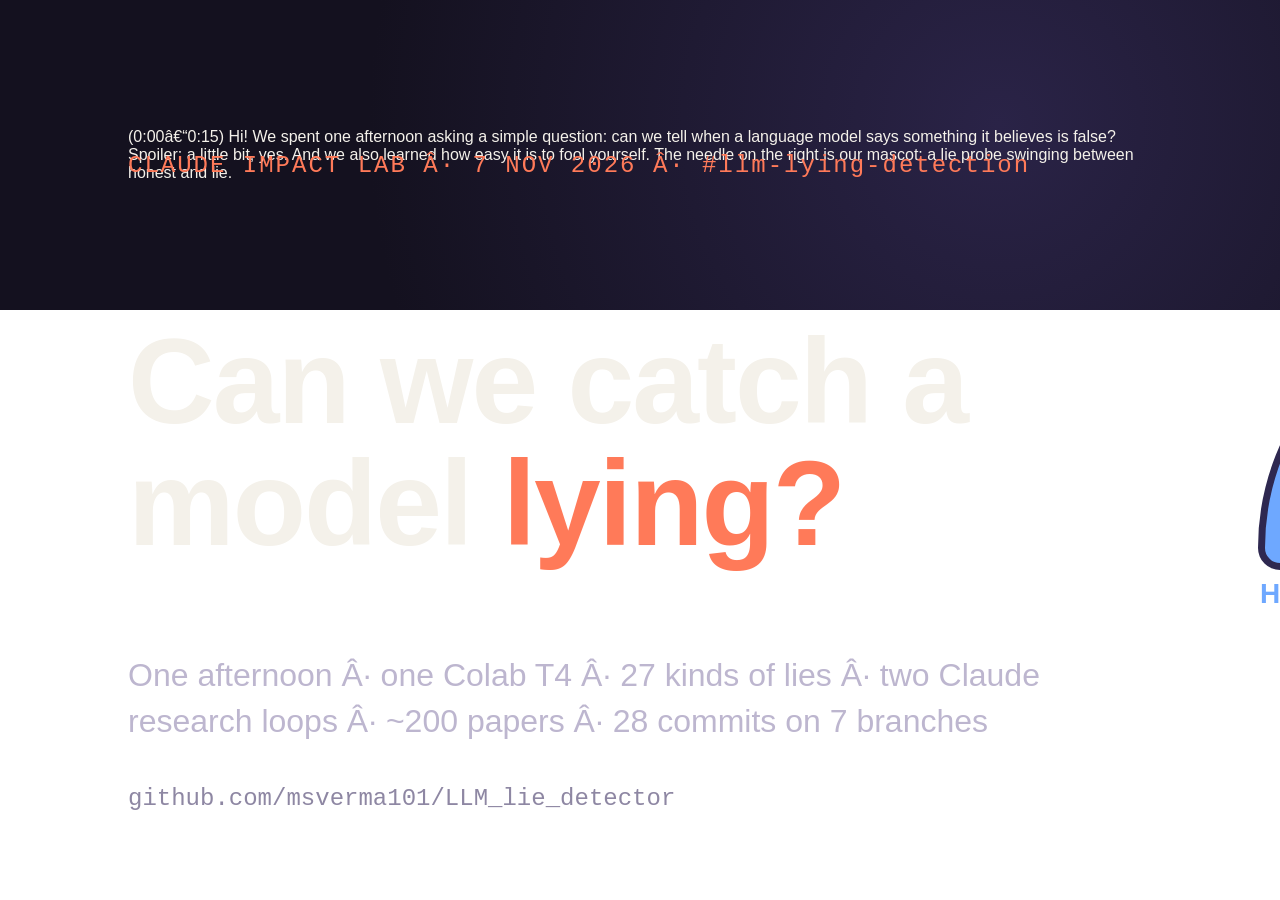
<file: presentation/three-minute-deck/project/slides/cover.html>
<section id="cover" data-transition="fade" style="background:radial-gradient(circle at 78% 40%, #2A2347 0%, #14111F 62%);color:#F4F1EA;font-family:'Space Grotesk', Arial, sans-serif;padding:128px">
<p data-build-in="fade order 1" style="position:absolute;left:128px;top:128px;width:1100px;font-family:'JetBrains Mono', 'Courier New', monospace;font-size:24px;letter-spacing:2px;color:#FF7A59">CLAUDE IMPACT LAB · 7 NOV 2026 · #llm-lying-detection</p>
<h1 data-build-in="rise order 2" style="position:absolute;left:128px;top:220px;width:1080px;font-size:120px;font-weight:700;line-height:1.02;letter-spacing:-2px">Can we catch a model <span style="color:#FF7A59">lying?</span></h1>
<p data-build-in="rise order 3" style="position:absolute;left:128px;top:620px;width:1000px;font-size:32px;line-height:1.45;color:#BDB6CF">One afternoon · one Colab T4 · 27 kinds of lies · two Claude research loops · ~200 papers · 28 commits on 7 branches</p>
<x-embed style="position:absolute;left:1220px;top:170px;width:580px;height:600px"><!doctype html><html><head><meta charset="utf-8"><style>
html,body{margin:0;height:100%;background:transparent;font-family:-apple-system,"Segoe UI",Helvetica,Arial,sans-serif;color:#F4F1EA;overflow:hidden}
.wrap{display:flex;flex-direction:column;align-items:center;justify-content:center;height:100%}
#needle{transform-origin:290px 300px;animation:swing 4.2s ease-in-out infinite}
@keyframes swing{0%{transform:rotate(-62deg)}18%{transform:rotate(-48deg)}32%{transform:rotate(-58deg)}55%{transform:rotate(66deg)}62%{transform:rotate(58deg)}70%{transform:rotate(68deg)}100%{transform:rotate(-62deg)}}
.lbl{font-size:28px;letter-spacing:3px;font-weight:700}
#read{font-size:40px;font-weight:700;margin-top:6px;font-variant-numeric:tabular-nums}
.sub{font-size:24px;color:#BDB6CF;margin-top:4px}
</style></head><body><div class="wrap">
<svg width="580" height="360" viewBox="0 0 580 360">
<defs><linearGradient id="g" x1="0" x2="1"><stop offset="0" stop-color="#6EA8FF"/><stop offset=".5" stop-color="#BDB6CF"/><stop offset="1" stop-color="#FF7A59"/></linearGradient></defs>
<path d="M60 300 A230 230 0 0 1 520 300" fill="none" stroke="#2E2850" stroke-width="44" stroke-linecap="round"/>
<path d="M60 300 A230 230 0 0 1 520 300" fill="none" stroke="url(#g)" stroke-width="30" stroke-linecap="round"/>
<g id="needle"><line x1="290" y1="300" x2="290" y2="110" stroke="#F4F1EA" stroke-width="8" stroke-linecap="round"/></g>
<circle cx="290" cy="300" r="22" fill="#F4F1EA"/><circle cx="290" cy="300" r="9" fill="#14111F"/>
</svg>
<div style="display:flex;justify-content:space-between;width:500px;margin-top:-30px"><span class="lbl" style="color:#6EA8FF">HONEST</span><span class="lbl" style="color:#FF7A59">LIE</span></div>
<div id="read">p(lie) = 0.07</div><div class="sub">probe reading, Qwen3.5-2B, layer 13</div>
</div>
<script>
var el=document.getElementById('read'),t0=performance.now();
function f(){var t=((performance.now()-t0)%4200)/4200,v;
if(t<.32)v=.07+.05*Math.sin(t*30);else if(t<.55)v=.07+(t-.32)/.23*.87;else if(t<.75)v=.92+.03*Math.sin(t*40);else v=.94-(t-.75)/.25*.87;
el.textContent='p(lie) = '+Math.max(0,Math.min(.99,v)).toFixed(2);el.style.color=v>.5?'#FF7A59':'#6EA8FF';requestAnimationFrame(f)}f();
</script></body></html></x-embed>
<p style="position:absolute;left:128px;bottom:64px;width:1100px;font-family:'JetBrains Mono', 'Courier New', monospace;font-size:24px;color:#8E87A3">github.com/msverma101/LLM_lie_detector</p>
<aside>(0:00–0:15) Hi! We spent one afternoon asking a simple question: can we tell when a language model says something it believes is false? Spoiler: a little bit, yes. And we also learned how easy it is to fool yourself. The needle on the right is our mascot: a lie probe swinging between honest and lie.</aside>
</section>
</file>
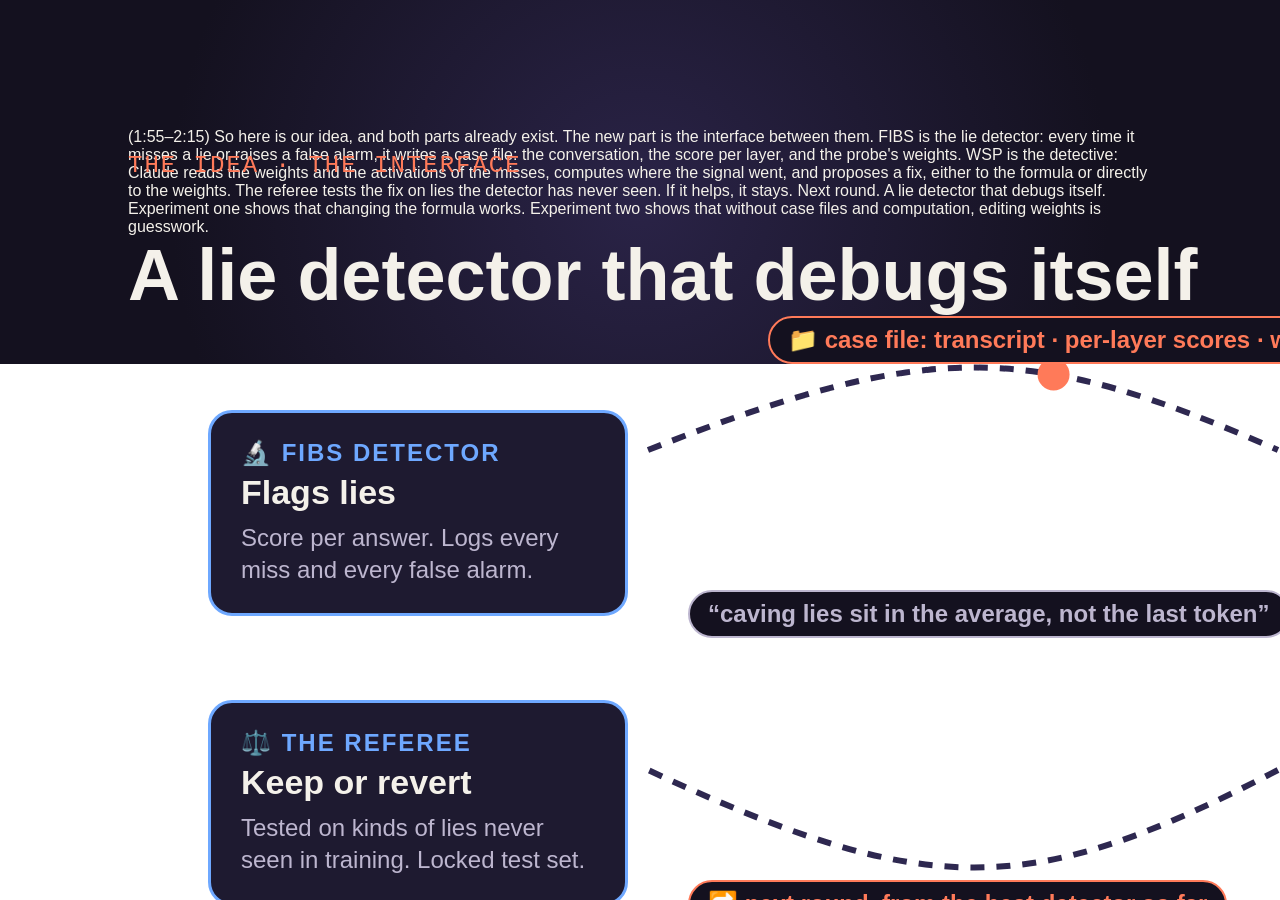
<file: presentation/three-minute-deck/project/slides/interface.html>
<section id="interface" data-transition="push" style="background:radial-gradient(circle at 50% 55%, #2A2347 0%, #14111F 70%);color:#F4F1EA;font-family:'Space Grotesk', Arial, sans-serif;padding:128px">
<p style="position:absolute;left:128px;top:128px;width:900px;font-family:'JetBrains Mono', 'Courier New', monospace;font-size:24px;letter-spacing:2px;color:#FF7A59">THE IDEA · THE INTERFACE</p>
<h2 style="position:absolute;left:128px;top:176px;width:1664px;font-size:72px;font-weight:700;line-height:1.1">A lie detector that debugs itself</h2>
<x-embed style="position:absolute;left:128px;top:300px;width:1664px;height:640px"><!doctype html><html><head><meta charset="utf-8"><style>
html,body{margin:0;background:transparent;font-family:-apple-system,"Segoe UI",Helvetica,Arial,sans-serif;color:#F4F1EA;overflow:hidden}
.box{position:absolute;width:420px;border-radius:24px;padding:26px 30px;box-sizing:border-box;background:#1E1A30;opacity:0;transform:translateY(20px);animation:in .6s ease-out forwards}
.box h3{margin:0 0 10px;font-size:34px}.box p{margin:0;font-size:24px;line-height:1.35;color:#BDB6CF}
.tag{font-size:24px;font-weight:700;letter-spacing:2px;margin-bottom:6px}
@keyframes in{to{opacity:1;transform:none}}
.edge{position:absolute;font-size:24px;font-weight:700;padding:8px 18px;border-radius:999px;background:#14111F;border:2px solid #FF7A59;color:#FF7A59;opacity:0;animation:in .5s ease-out forwards;white-space:nowrap}
#c{position:absolute;left:0;top:0}
</style></head><body>
<svg id="c" width="1664" height="640" viewBox="0 0 1664 640">
<path id="p" d="M520 150 C 800 40, 900 40, 1150 150 M1150 470 C 900 600, 800 600, 520 470" fill="none" stroke="#2E2850" stroke-width="6" stroke-dasharray="14 12"/>
<circle r="16" fill="#FF7A59"><animateMotion dur="5s" repeatCount="indefinite" path="M520 150 C 800 40, 900 40, 1150 150 L1150 470 C 900 600, 800 600, 520 470 Z"/></circle>
</svg>
<div class="box" style="left:80px;top:110px;border:3px solid #6EA8FF;animation-delay:.2s"><div class="tag" style="color:#6EA8FF">🔬 FIBS DETECTOR</div><h3>Flags lies</h3><p>Score per answer. Logs every miss and every false alarm.</p></div>
<div class="box" style="left:1164px;top:110px;border:3px solid #FF7A59;animation-delay:1.2s"><div class="tag" style="color:#FF7A59">🕵️ WSP DETECTIVE</div><h3>Asks why</h3><p>Reads probe weights + activations of the misses and <b style="color:#F4F1EA">computes</b> where the signal went.</p></div>
<div class="box" style="left:1164px;top:400px;border:3px solid #FF7A59;animation-delay:2.2s"><div class="tag" style="color:#FF7A59">🔧 THE FIX</div><h3>Changes the formula</h3><p>New layer weights, pooling or direction, or a direct weight edit θ + Δθ.</p></div>
<div class="box" style="left:80px;top:400px;border:3px solid #6EA8FF;animation-delay:3.2s"><div class="tag" style="color:#6EA8FF">⚖️ THE REFEREE</div><h3>Keep or revert</h3><p>Tested on kinds of lies never seen in training. Locked test set.</p></div>
<div class="edge" style="left:640px;top:16px;animation-delay:.8s">📁 case file: transcript · per-layer scores · w</div>
<div class="edge" style="left:560px;top:580px;animation-delay:3.8s">🔁 next round, from the best detector so far</div>
<div class="edge" style="left:560px;top:290px;border-color:#BDB6CF;color:#BDB6CF;animation-delay:4.4s">“caving lies sit in the average, not the last token”</div>
</body></html></x-embed>
<aside>(1:55–2:15) So here is our idea, and both parts already exist. The new part is the interface between them. FIBS is the lie detector: every time it misses a lie or raises a false alarm, it writes a case file: the conversation, the score per layer, and the probe's weights. WSP is the detective: Claude reads the weights and the activations of the misses, computes where the signal went, and proposes a fix, either to the formula or directly to the weights. The referee tests the fix on lies the detector has never seen. If it helps, it stays. Next round. A lie detector that debugs itself. Experiment one shows that changing the formula works. Experiment two shows that without case files and computation, editing weights is guesswork.</aside>
</section>
</file>
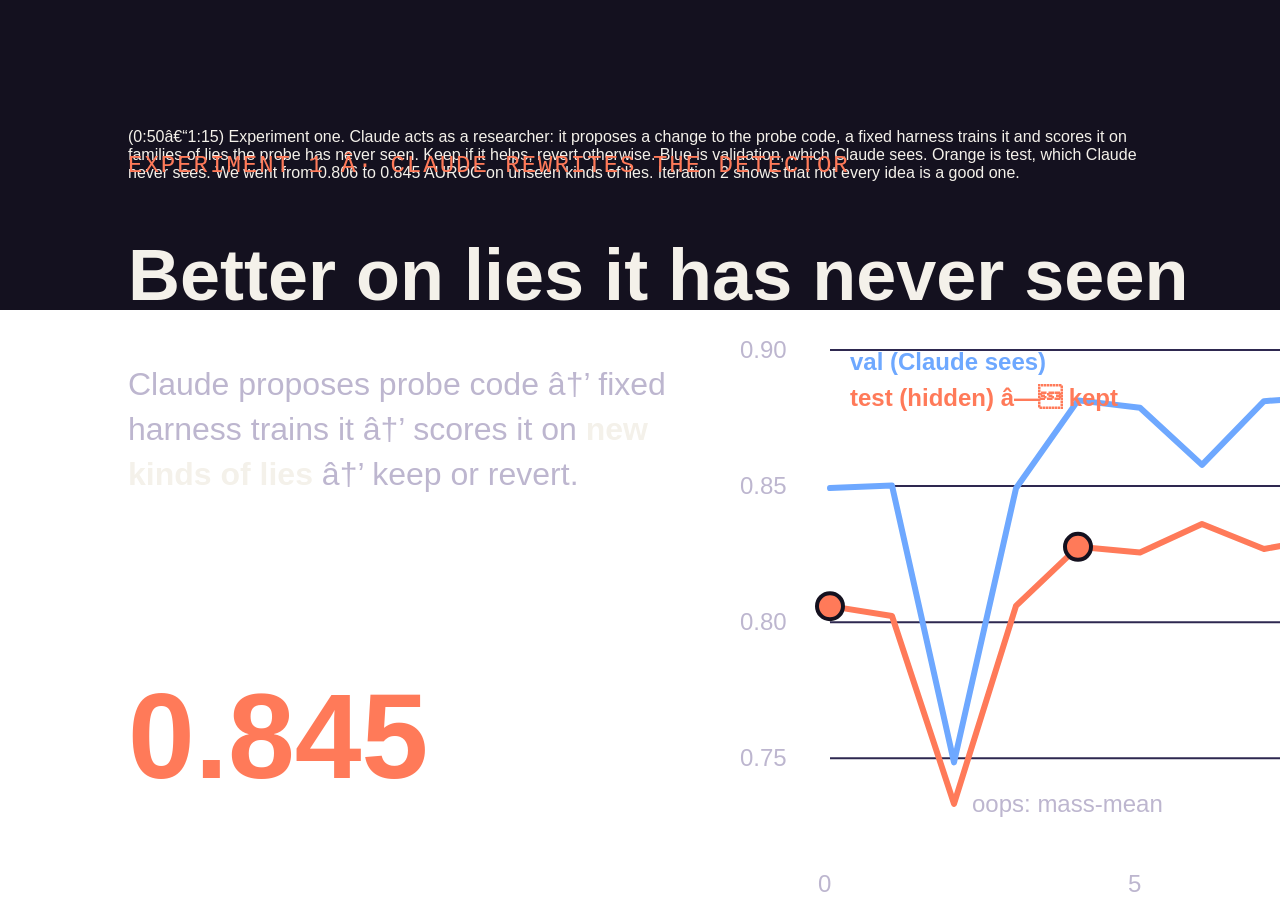
<file: presentation/three-minute-deck/project/slides/loop.html>
<section id="loop" data-transition="push" style="background:#14111F;color:#F4F1EA;font-family:'Space Grotesk', Arial, sans-serif;padding:128px">
<p style="position:absolute;left:128px;top:128px;width:900px;font-family:'JetBrains Mono', 'Courier New', monospace;font-size:24px;letter-spacing:2px;color:#FF7A59">EXPERIMENT 1 · CLAUDE REWRITES THE DETECTOR</p>
<h2 style="position:absolute;left:128px;top:176px;width:1664px;font-size:72px;font-weight:700;line-height:1.1">Better on lies it has never seen</h2>
<div style="position:absolute;left:128px;top:330px;width:560px;height:600px;display:flex;flex-direction:column;gap:28px">
<p style="font-size:32px;line-height:1.4;color:#BDB6CF">Claude proposes probe code → fixed harness trains it → scores it on <b style="color:#F4F1EA">new kinds of lies</b> → keep or revert.</p>
<p style="font-size:120px;font-weight:700;line-height:1;color:#FF7A59">0.845</p>
<p style="font-size:32px;line-height:1.4;color:#BDB6CF">test macro-AUROC, up from 0.806. Test families were never shown to Claude.</p>
</div>
<x-embed style="position:absolute;left:740px;top:320px;width:1052px;height:600px"><!doctype html><html><head><meta charset="utf-8"><style>
html,body{margin:0;background:transparent;font-family:-apple-system,"Segoe UI",Helvetica,Arial,sans-serif;overflow:hidden}
text{font-size:24px;fill:#BDB6CF}
.ln{fill:none;stroke-width:6;stroke-linejoin:round;stroke-linecap:round;stroke-dasharray:3000;stroke-dashoffset:3000;animation:draw 3.5s ease-out .4s forwards}
@keyframes draw{to{stroke-dashoffset:0}}
.dot{opacity:0;animation:pop .4s ease-out forwards}
@keyframes pop{from{opacity:0}to{opacity:1}}
</style></head><body>
<svg id="s" width="1052" height="600" viewBox="0 0 1052 600"></svg>
<script>
var val=[.8493,.8502,.7485,.8492,.8815,.8788,.8578,.8812,.8828,.8868,.8837,.8888,.8829,.8878,.8877,.8856];
var tst=[.8059,.8023,.7333,.8060,.8277,.8256,.8361,.8269,.8310,.8453,.8406,.8529,.8431,.8463,.8411,.8479];
var kept=[0,4,9];var X0=90,X1=1020,Y0=520,Y1=30,lo=.72,hi=.90;
function x(i){return X0+i*(X1-X0)/15}function y(v){return Y0-(v-lo)/(hi-lo)*(Y0-Y1)}
var s=document.getElementById('s'),h='';
[.75,.80,.85,.90].forEach(function(v){h+='<line x1="'+X0+'" x2="'+X1+'" y1="'+y(v)+'" y2="'+y(v)+'" stroke="#2E2850" stroke-width="2"/><text x="0" y="'+(y(v)+8)+'">'+v.toFixed(2)+'</text>'});
[0,5,10,15].forEach(function(i){h+='<text x="'+(x(i)-12)+'" y="572">'+i+'</text>'});
h+='<text x="'+(X1-190)+'" y="572">iteration</text>';
function path(a){return a.map(function(v,i){return(i?'L':'M')+x(i)+' '+y(v)}).join(' ')}
h+='<path class="ln" d="'+path(val)+'" stroke="#6EA8FF"/>';
h+='<path class="ln" d="'+path(tst)+'" stroke="#FF7A59" style="animation-delay:.9s"/>';
kept.forEach(function(i,k){h+='<circle class="dot" cx="'+x(i)+'" cy="'+y(tst[i])+'" r="13" fill="#FF7A59" stroke="#14111F" stroke-width="4" style="animation-delay:'+(1.6+k*.9)+'s"/>'});
h+='<text x="'+(X0+20)+'" y="'+(Y1+20)+'" style="fill:#6EA8FF;font-weight:700">val (Claude sees)</text>';
h+='<text x="'+(X0+20)+'" y="'+(Y1+56)+'" style="fill:#FF7A59;font-weight:700">test (hidden) ● kept</text>';
h+='<text x="'+(x(2)+18)+'" y="'+(y(.7333)+8)+'">oops: mass-mean</text>';
s.innerHTML=h;
</script></body></html></x-embed>
<aside>(0:50–1:15) Experiment one. Claude acts as a researcher: it proposes a change to the probe code, a fixed harness trains it and scores it on families of lies the probe has never seen. Keep if it helps, revert otherwise. Blue is validation, which Claude sees. Orange is test, which Claude never sees. We went from 0.806 to 0.845 AUROC on unseen kinds of lies. Iteration 2 shows that not every idea is a good one.</aside>
</section>
</file>
